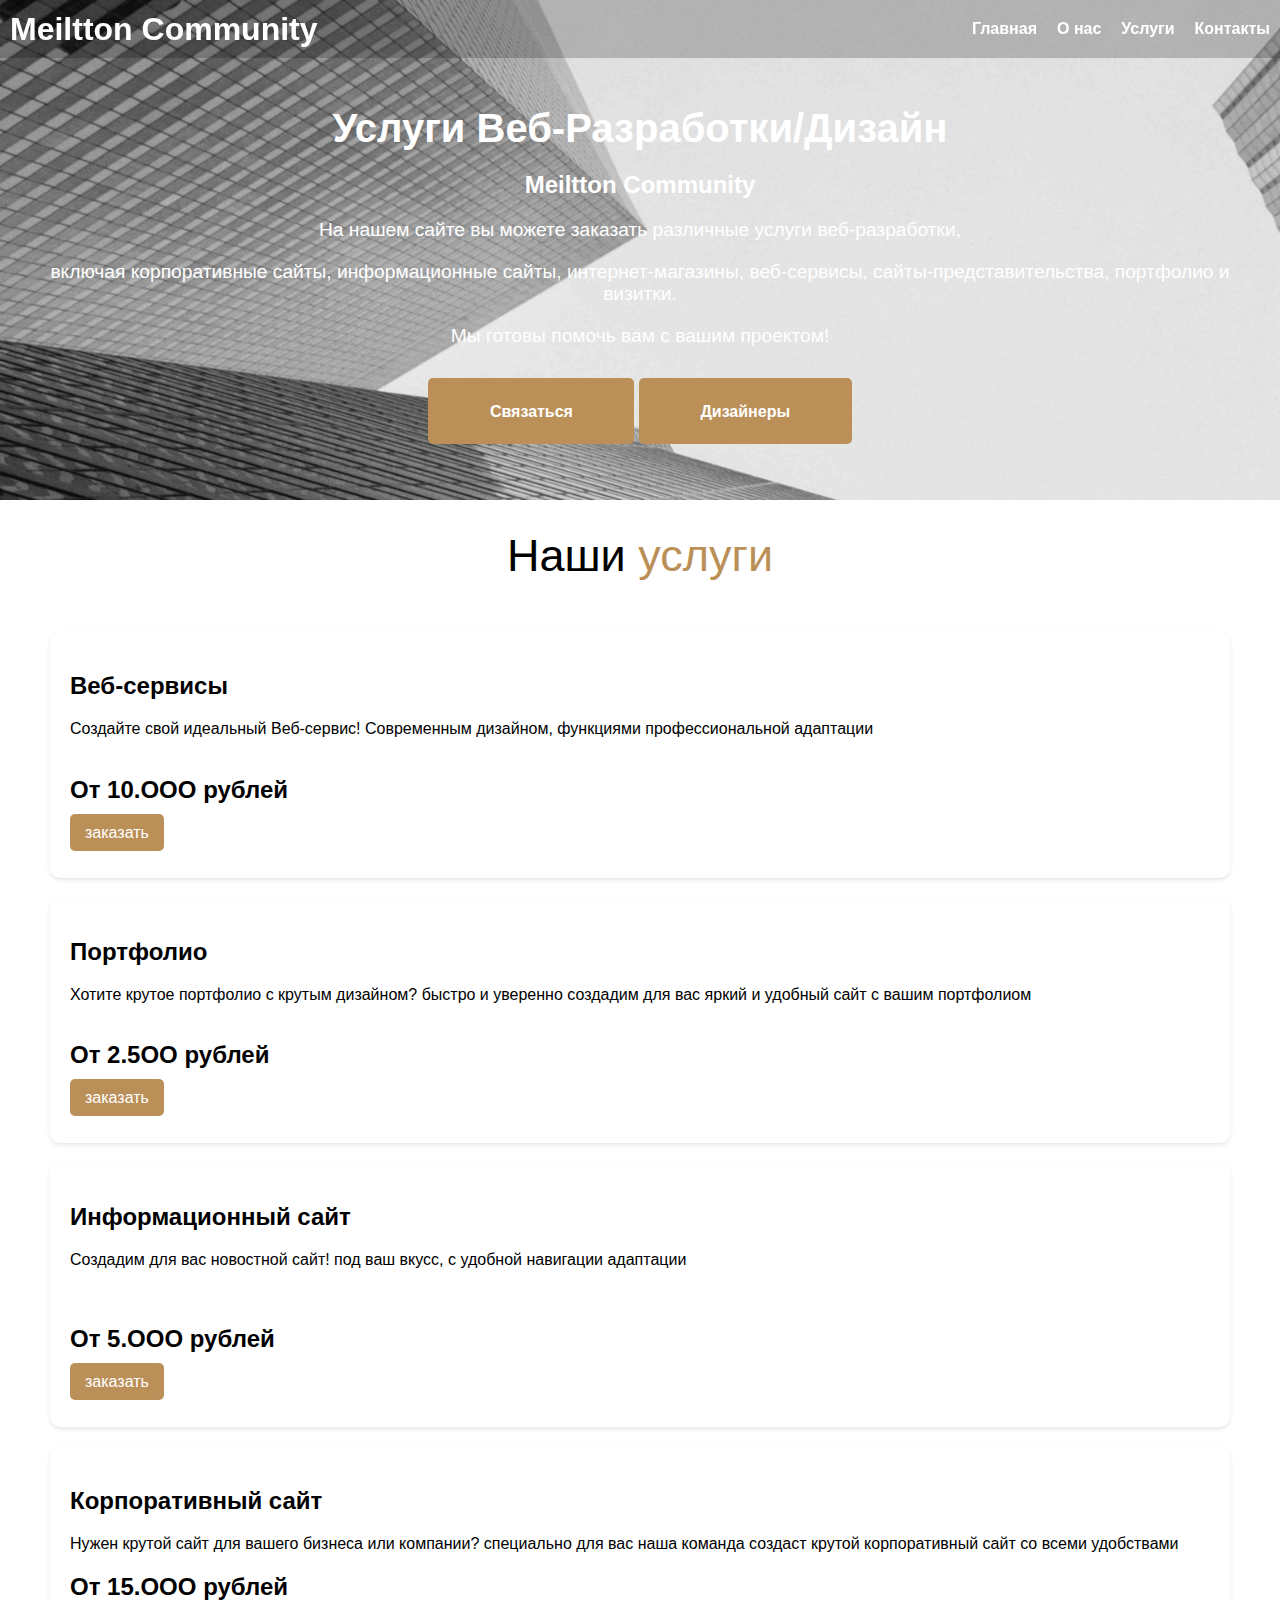
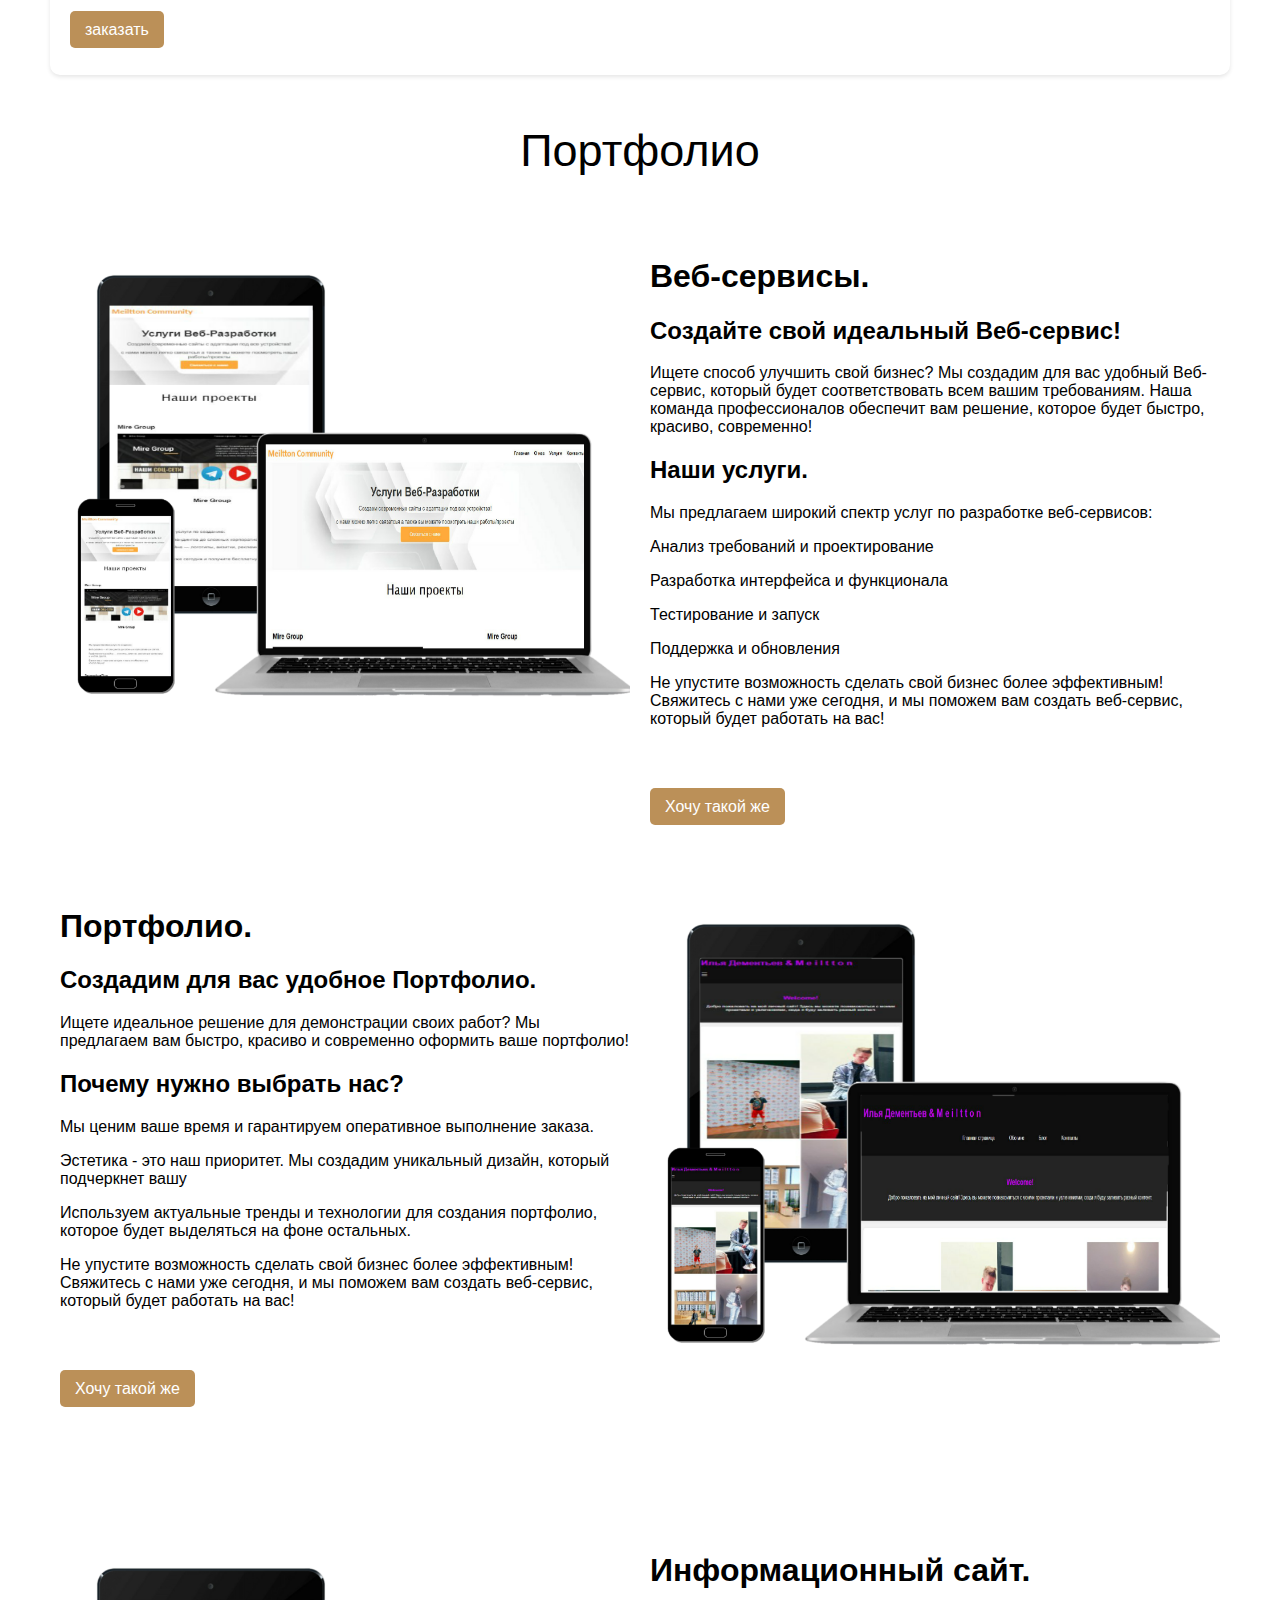
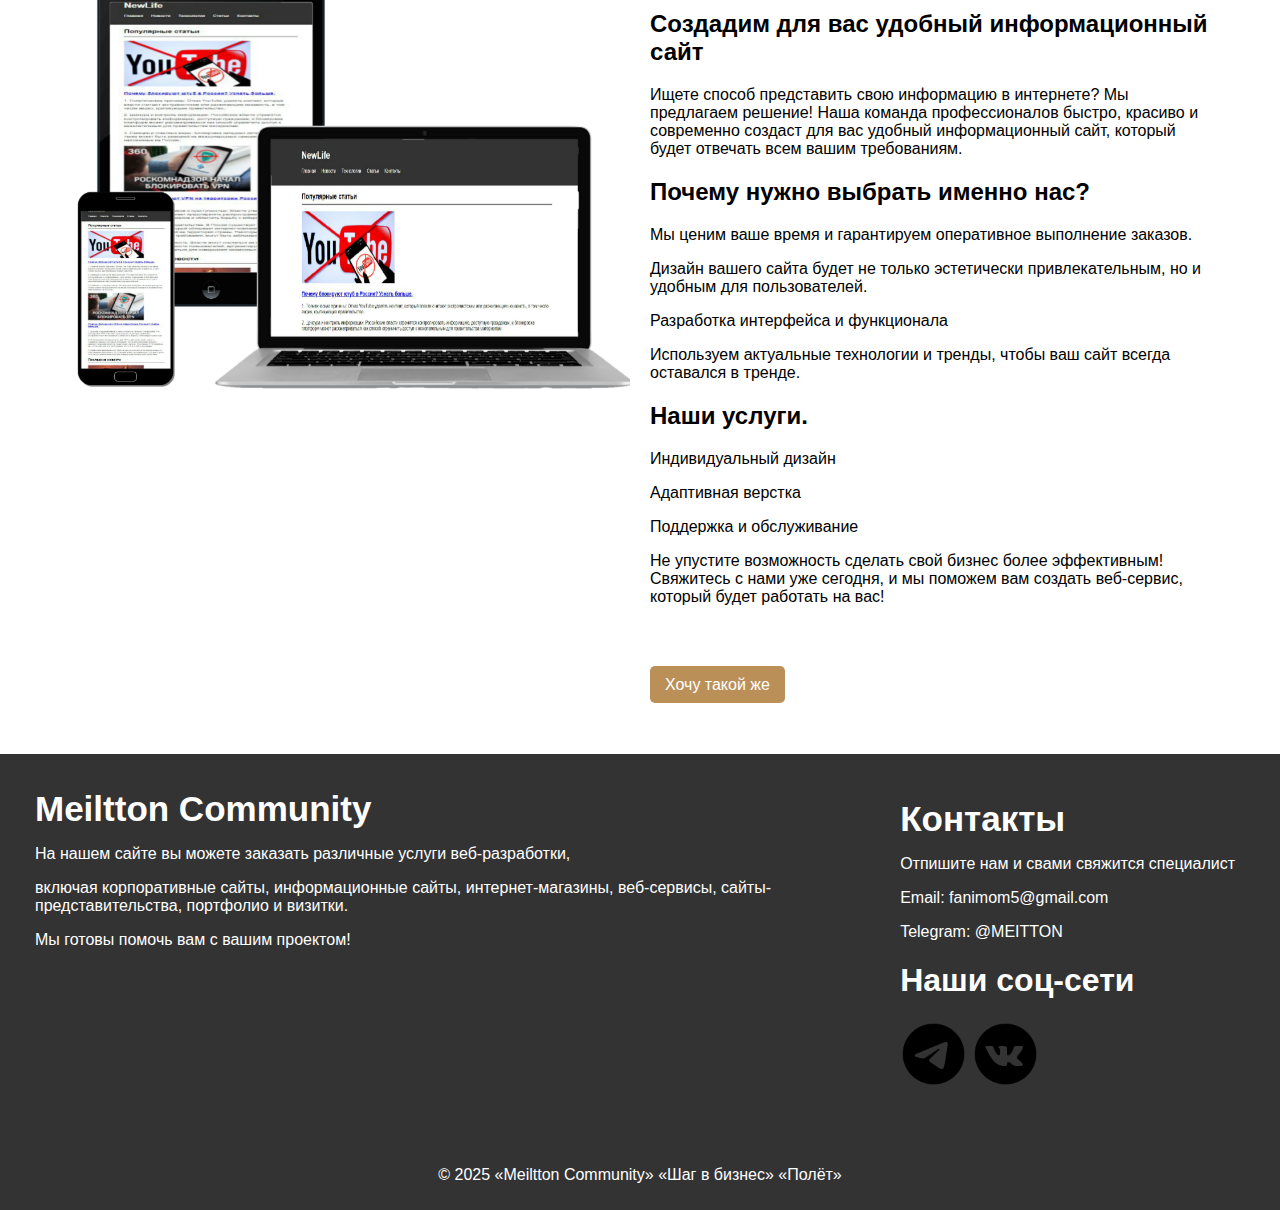
<file: index.html>
<!DOCTYPE html>
<html lang="ru">

<head>
    <meta charset="UTF-8">
    <meta name="viewport" content="width=device-width, initial-scale=1.0">
    <link rel="preconnect" href="https://fonts.googleapis.com">
<link rel="preconnect" href="https://fonts.gstatic.com" crossorigin>
<link href="https://fonts.googleapis.com/css2?family=Quicksand:wght@300..700&display=swap" rel="stylesheet">
    <title>Meiltton Community | Сайт визитка</title>
    <link rel="stylesheet" href="styles.css">
</head>

<body>
    <header class="site-header">
        <div class="logo">
            <h1>Meiltton Community</h1>
        </div> 
        <nav class="navigation" id="navMenu">
            <ul>
                <li><a href="index.html">Главная</a></li>
                <li><a href="#about">О нас</a></li>
                <li><a href="#services">Услуги</a></li>
                <li><a href="#contact">Контакты</a></li>
            </ul>
        </nav>
    </header>
    <div class="banner" id="about">
        <div class="banner-content">
            <h1>Услуги Веб-Разработки/Дизайн</h1>
            <h2>Meiltton Community</h2>
            <p>На нашем сайте вы можете заказать различные услуги веб-разработки, </p>
            <p>включая корпоративные сайты, информационные сайты, интернет-магазины, веб-сервисы, сайты-представительства, портфолио и визитки.</p>
            <p> Мы готовы помочь вам с вашим проектом!</p>
            </p>
            <br><br>
            <a href="#contact" class="btn">Связаться</a>
            <a href="disian.html" class="btn">Дизайнеры</a>
        </div>
    </div>
    <div class="lenta-main" id="services">
        <h1>Наши <span>услуги</span></h1>
        <section class="tiles-container">
            <div class="tile">
                <h2>Веб-сервисы</h2>
                <p>
                    Создайте свой идеальный Веб-сервис!
                    Современным дизайном, функциями
                    профессиональной адаптации
                    <br>
                    <br>
                    <h2>От 10.ООО рублей</h2><a href="#contact">заказать</a>
                </p>
            </div>

            <div class="tile">
                <h2>Портфолио</h2>
                <p>
                    Хотите крутое портфолио с крутым дизайном?
                    быстро и уверенно создадим для вас яркий
                    и удобный сайт с вашим портфолиом
                    <br>
                    <br>
                    <h2>От 2.5OO рублей</h2><a href="#contact">заказать</a>
                </p>
            </div>

            <div class="tile">
                <h2>Информационный сайт</h2>
                <p>
                    Создадим для вас новостной сайт! 
                    под ваш вкусс, с удобной навигации
                    адаптации
                    <br>
                    <br>
                    <br>
                    <h2>От 5.ООО рублей</h2><a href="#contact">заказать</a>
                </p>
            </div>

            <div class="tile">
                <h2>Корпоративный сайт</h2>
                <p>
                    Нужен крутой сайт для вашего бизнеса или компании?
                    специально для вас наша команда создаст крутой
                    корпоративный сайт со всеми удобствами
                    <h2>От 15.OOO рублей</h2><a href="#contact">заказать</a>
                </p>
            </div>
        </section>
        <h1>Портфолио</h1>
    </div>
    <div class="container">
        <div class="column left-column">
            <img src="images-lenta1.png" alt="Статья 1" style="width: 100%; height: auto;">
        </div>
        <div class="column right-column">
            <h1>Веб-сервисы.</h1>
            <h2>Создайте свой идеальный Веб-сервис!</h2>
            <p>Ищете способ улучшить свой бизнес? Мы создадим для вас удобный Веб-сервис, который будет соответствовать всем вашим требованиям. Наша команда профессионалов обеспечит вам решение, которое будет быстро, красиво, современно!</p>
            <h2>Наши услуги.</h2>
            <p>Мы предлагаем широкий спектр услуг по разработке веб-сервисов:</p>
            <p>Анализ требований и проектирование</p>
            <p>Разработка интерфейса и функционала</p>
            <p>Тестирование и запуск</p>
            <p>Поддержка и обновления</p>
            <div class="two2">
                <p>Не упустите возможность сделать свой бизнес более эффективным! Свяжитесь с нами уже сегодня, и мы поможем вам создать веб-сервис, который будет работать на вас!</p>
                <br>
                <br>
                <br>
                <a href="#contact">Хочу такой же</a>
            </div>
        </div>
    </div>
    <div class="container2">
        <div class="column right-column">
            <h1>Портфолио.</h1>
            <h2>Создадим для вас удобное Портфолио.</h2>
            <p>Ищете идеальное решение для демонстрации своих работ? Мы предлагаем вам быстро, красиво и современно оформить ваше портфолио!</p>
            <h2>Почему нужно выбрать нас?</h2>
            <p>Мы ценим ваше время и гарантируем оперативное выполнение заказа.</p>
            <p>Эстетика - это наш приоритет. Мы создадим уникальный дизайн, который подчеркнет вашу</p>
            <p>Используем актуальные тренды и технологии для создания портфолио, которое будет выделяться на фоне остальных.</p>
            <div class="two2">
                <p>Не упустите возможность сделать свой бизнес более эффективным! Свяжитесь с нами уже сегодня, и мы поможем вам создать веб-сервис, который будет работать на вас!</p>
                <br>
                <br>
                <br>
                <a href="#contact">Хочу такой же</a>
            </div>
        </div>
        <div class="column left-column">
            <img src="images-lenta2.png" alt="Статья 2" style="width: 100%; height: auto;">
        </div>
    </div>
    <div class="container">
        <div class="column left-column3">
            <img src="images-lenta3.png" alt="Статья 1" style="width: 100%; height: auto;">
        </div>
        <div class="column right-column3">
            <h1>Информационный сайт.</h1>
            <h2>Создадим для вас удобный информационный сайт</h2>
            <p>Ищете способ представить свою информацию в интернете? Мы предлагаем решение! Наша команда профессионалов быстро, красиво и современно создаст для вас удобный информационный сайт, который будет отвечать всем вашим требованиям.</p>
            <h2>Почему нужно выбрать именно нас?</h2>
            <p>Мы ценим ваше время и гарантируем оперативное выполнение заказов.</p>
            <p>Дизайн вашего сайта будет не только эстетически привлекательным, но и удобным для пользователей.</p>
            <p>Разработка интерфейса и функционала</p>
            <p>Используем актуальные технологии и тренды, чтобы ваш сайт всегда оставался в тренде.</p>
            <h2>Наши услуги.</h2>
            <p>Индивидуальный дизайн</p>
            <p>Адаптивная верстка</p>
            <p>Поддержка и обслуживание</p>
            <div class="two2">
                <p>Не упустите возможность сделать свой бизнес более эффективным! Свяжитесь с нами уже сегодня, и мы поможем вам создать веб-сервис, который будет работать на вас!</p>
                <br>
                <br>
                <br>
                <a href="#contact">Хочу такой же</a>
            </div>
        </div>
    </div>
    <footer>
        <div class="container-footer">
            <div class="column-footer right-column footer">
                <a href="index.html">Meiltton Community</a>
                <p>На нашем сайте вы можете заказать различные услуги веб-разработки, </p>
                <p>включая корпоративные сайты, информационные сайты, интернет-магазины, веб-сервисы, сайты-представительства, портфолио и визитки.</p>
                <p> Мы готовы помочь вам с вашим проектом!</p>
        </div>
        <div class="column-footer2 left-column footer">
            <a href="#contact" id="contact">Контакты</a>
            <p>Отпишите нам и свами свяжится специалист</p>
            <p>Email: fanimom5@gmail.com</p>
            <p>Telegram: @MEITTON</p>
                <h1>Наши соц-сети</h1>
                <div class="social-media">
                    <a href="https://t.me/Mailtton_Community" target="_blank"><img src="tg.png" alt="Telegram" style="width: 20%; height: auto;"></a>
                    <a href="https://vk.com/meiltton_comunity" target="_blank"><img src="vk.png" alt="VK" style="width: 20%; height: auto;"></a>
                </div>
       
        </div>
    </footer>
    <footer>
        <div class="container2-footer">
            <p>&copy; 2025 «Meiltton Community» «Шаг в бизнес» «Полёт»</p>
        </div>
    </footer>
    <script src="script.js"></script>
</body>

</html>
</file>
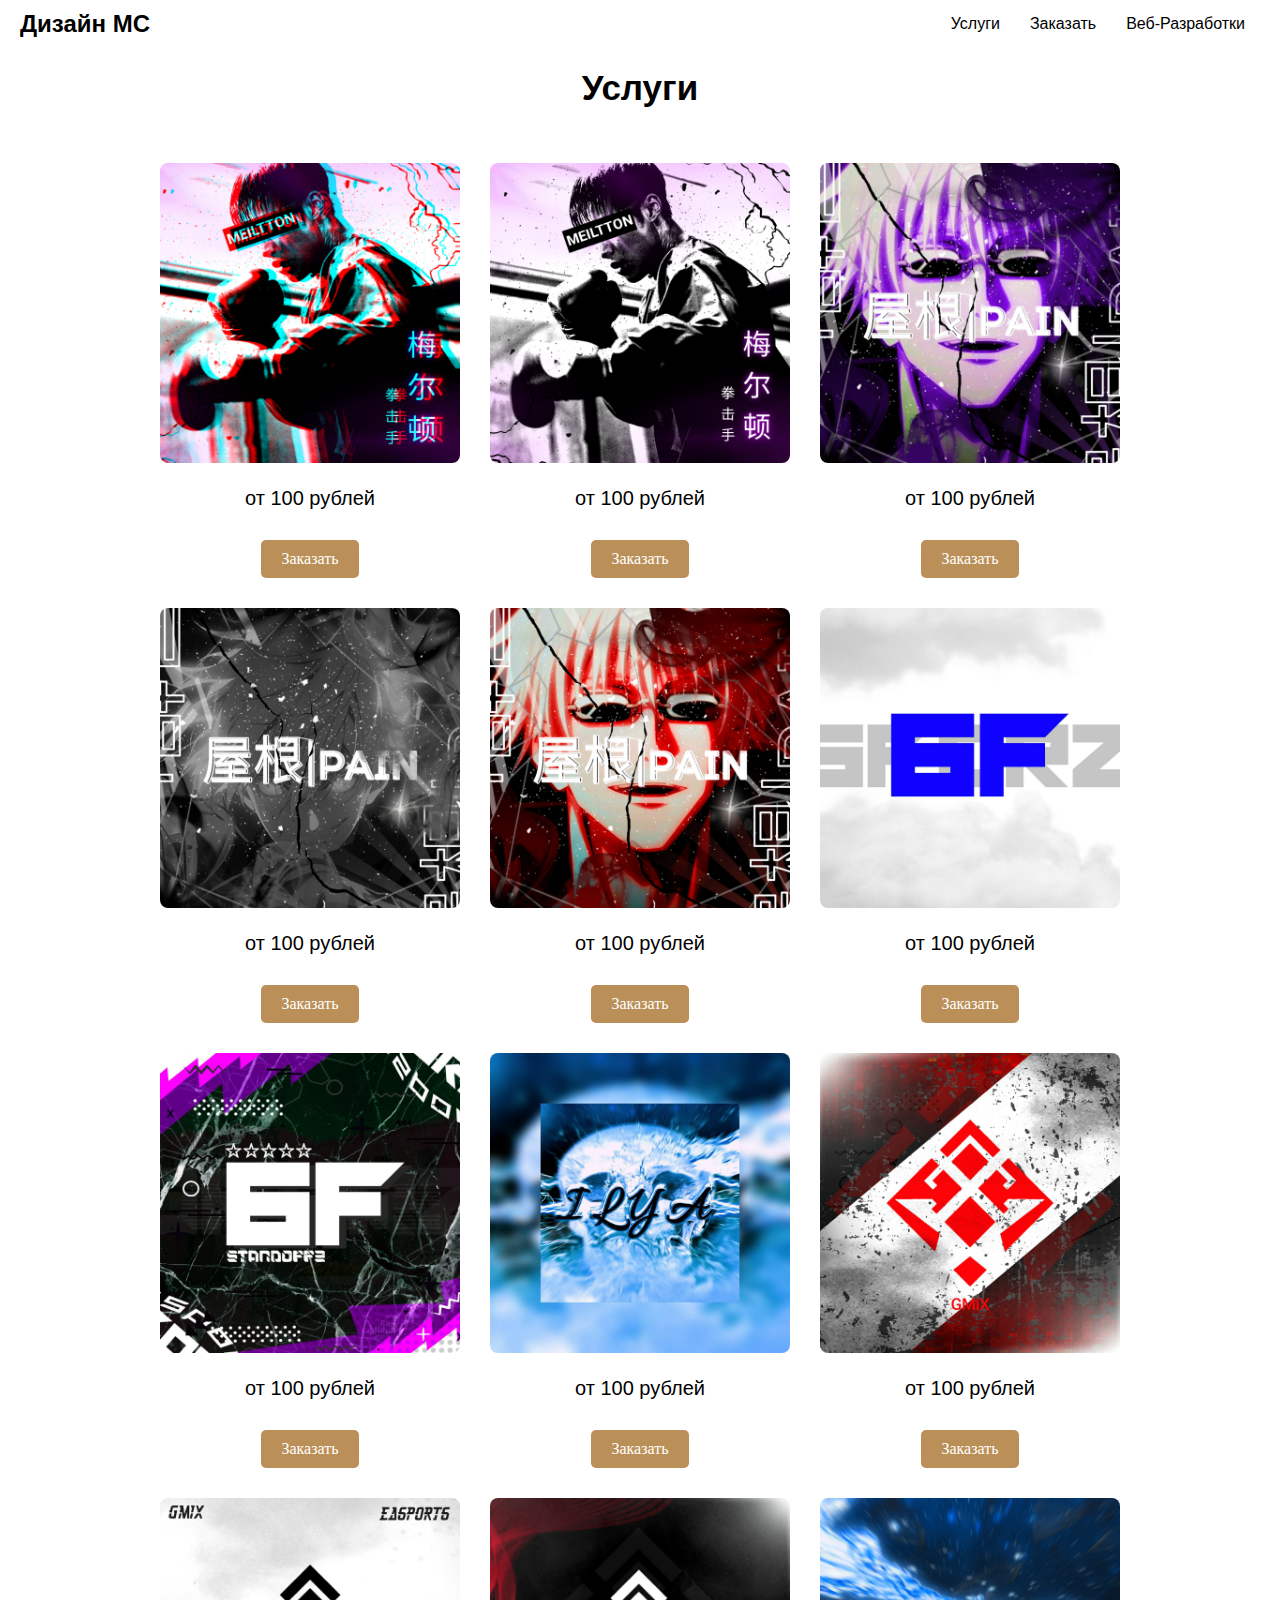
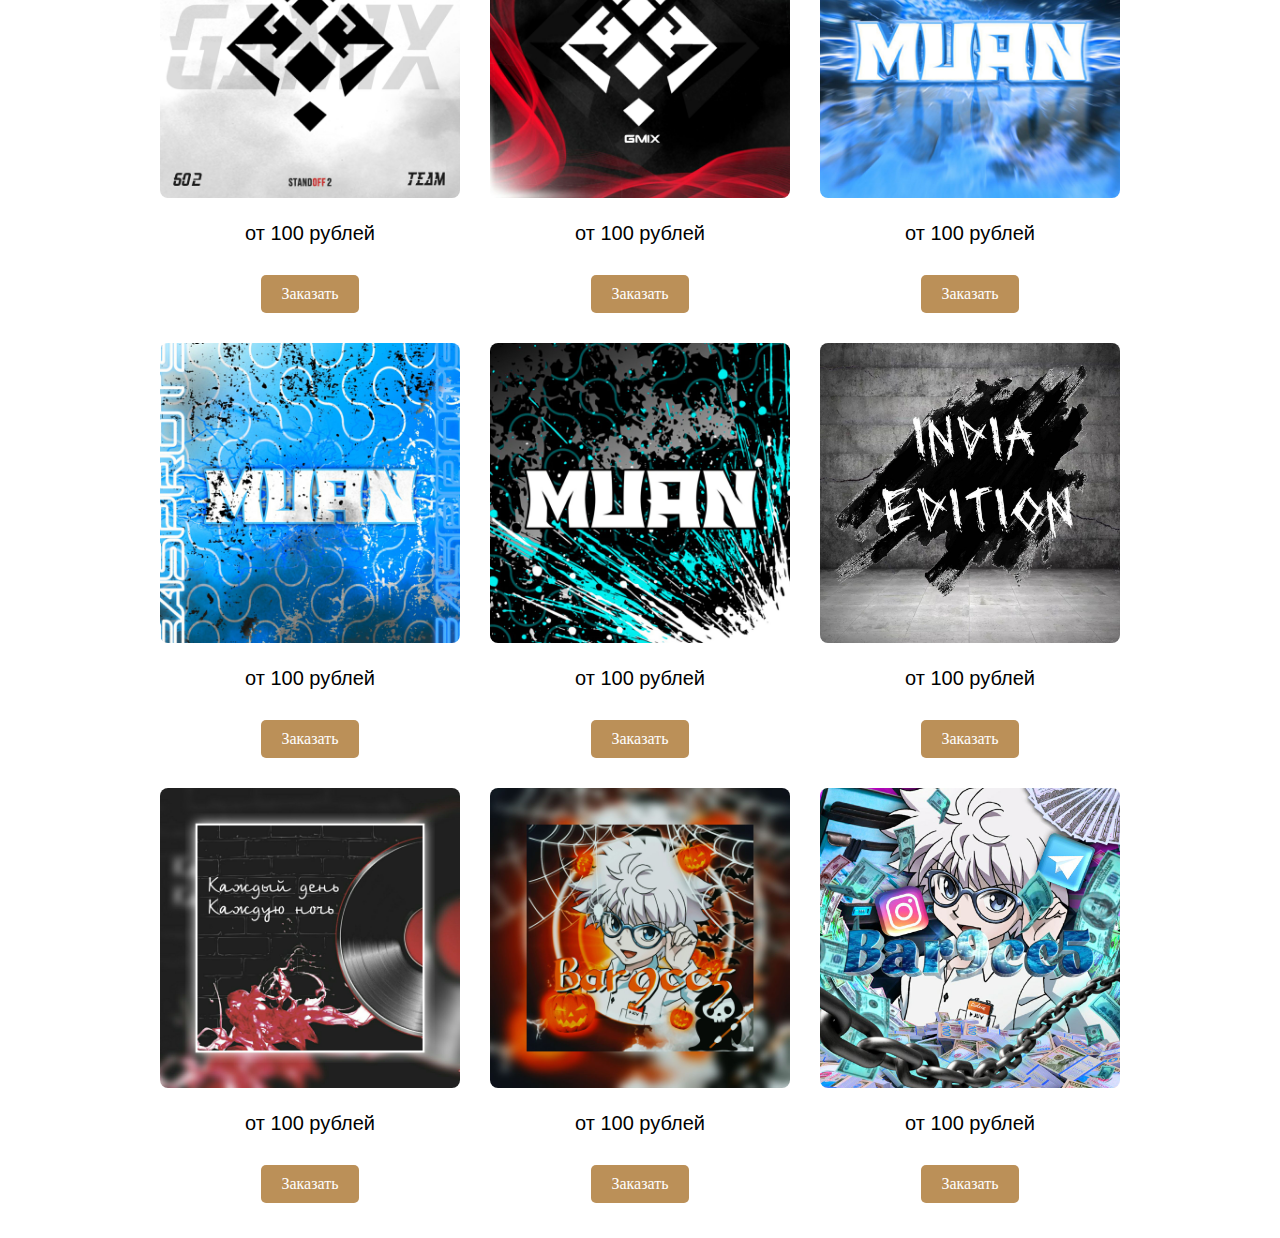
<file: disian.html>
<!DOCTYPE html>
<html lang="ru">
<head>
    <meta charset="UTF-8">
    <meta name="viewport" content="width=device-width, initial-scale=1.0">
    <link rel="stylesheet" href="disian.css">
    <title>Дизайн MC</title>
</head>
<body>
  <div class="header">
    <div class="logo">Дизайн MC</div>
    <div class="menu-icon" onclick="toggleMenu()">☰</div>
    <div class="nav" id="nav">
        <a href="#portfolio">Услуги</a>
        <a href="https://t.me/meiltton" target="_blank">Заказать</a>
        <a href="index.html">Веб-Разработки</a>
    </div>
</div>

<script>
    function toggleMenu() {
        const nav = document.getElementById('nav');
        nav.classList.toggle('active');
    }
</script>


<section class="portfolio" id="portfolio">
  <h1 style="text-align: center; margin: 20px 0;">Услуги</h1>

  <div class="portfolio-container">
      <div class="portfolio-item">
        <img src="images-get-14.png" alt="Описание работы 1">
        <p>от 100 рублей</p>
        <a href="https://t.me/Meiltton_hub" class="order-link">Заказать</a>
      </div>
      <div class="portfolio-item">
        <img src="images-get-13.png" alt="Описание работы 1">
        <p>от 100 рублей</p>
        <a href="https://t.me/Meiltton_hub" class="order-link">Заказать</a>
      </div>
      <div class="portfolio-item">
        <img src="images-get-12.png" alt="Описание работы 1">
        <p>от 100 рублей</p>
        <a href="https://t.me/Meiltton_hub" class="order-link">Заказать</a>
      </div>
      <div class="portfolio-item">
        <img src="images-get-11.png" alt="Описание работы 1">
        <p>от 100 рублей</p>
        <a href="https://t.me/Meiltton_hub" class="order-link">Заказать</a>
      </div>
      <div class="portfolio-item">
        <img src="images-get-10.png" alt="Описание работы 1">
        <p>от 100 рублей</p>
        <a href="https://t.me/Meiltton_hub" class="order-link">Заказать</a>
      </div>
      <div class="portfolio-item">
          <img src="images-get-1.png" alt="Описание работы 1">
          <p>от 100 рублей</p>
          <a href="https://t.me/Meiltton_hub" class="order-link">Заказать</a>
      </div>
      <div class="portfolio-item">
          <img src="images-get-2.png" alt="Описание работы 2">
          <p>от 100 рублей</p>
          <a href="https://t.me/Meiltton_hub" class="order-link">Заказать</a>
      </div>
      <div class="portfolio-item">
          <img src="images-get-3.png" alt="Описание работы 3">
          <p>от 100 рублей</p>
          <a href="https://t.me/Meiltton_hub" class="order-link">Заказать</a>
      </div>
      <div class="portfolio-item">
          <img src="images-get-4.png" alt="Описание работы 4">
          <p>от 100 рублей</p>
          <a href="https://t.me/Meiltton_hub" class="order-link">Заказать</a>
      </div>
      <div class="portfolio-item">
          <img src="images-get-5.png" alt="Описание работы 5">
          <p>от 100 рублей</p>
          <a href="https://t.me/Meiltton_hub" class="order-link">Заказать</a>
      </div>
      <div class="portfolio-item">
          <img src="images-get-6.png" alt="Описание работы 6">
          <p>от 100 рублей</p>
          <a href="https://t.me/Meiltton_hub" class="order-link">Заказать</a>
      </div>
      <div class="portfolio-item">
          <img src="images-get-7.png" alt="Описание работы 7">
          <p>от 100 рублей</p>
          <a href="https://t.me/Meiltton_hub" class="order-link">Заказать</a>
      </div>
      <div class="portfolio-item">
          <img src="images-get-8.png" alt="Описание работы 8">
          <p>от 100 рублей</p>
          <a href="https://t.me/Meiltton_hub" class="order-link">Заказать</a>
      </div>
      <div class="portfolio-item">
          <img src="images-get-9.png" alt="Описание работы 9">
          <p>от 100 рублей</p>
          <a href="https://t.me/Meiltton_hub" class="order-link">Заказать</a>
      </div>
      <div class="portfolio-item">
        <img src="images-get-15.png" alt="Описание работы 9">
        <p>от 100 рублей</p>
        <a href="https://t.me/Meiltton_hub" class="order-link">Заказать</a>
    </div>
    <div class="portfolio-item">
        <img src="images-get-16.png" alt="Описание работы 9">
        <p>от 100 рублей</p>
        <a href="https://t.me/Meiltton_hub" class="order-link">Заказать</a>
    </div>
    <div class="portfolio-item">
        <img src="images-get-17.png" alt="Описание работы 9">
        <p>от 100 рублей</p>
        <a href="https://t.me/Meiltton_hub" class="order-link">Заказать</a>
    </div>
    <div class="portfolio-item">
        <img src="images-get-18.png" alt="Описание работы 9">
        <p>от 100 рублей</p>
        <a href="https://t.me/Meiltton_hub" class="order-link">Заказать</a>
    </div>
</div>
</section>

    <script src="script.js"></script>
</body>
</html>
</file>
<file: styles.css>
body {
    margin: 0px;
    font-family: Arial, Helvetica, sans-serif;
}

.site-header {
    position: fixed;
    top: 0;
    width: 100%;
    z-index: 1000;
    display: flex;
    justify-content: space-between;
    align-items: center;
    padding: 10px;
    background-color: rgb(0, 0, 0, 0.2);
}

.logo h1 {
    font-family: 'Gill Sans', 'Gill Sans MT', Calibri, 'Trebuchet MS', sans-serif;
    color: rgb(255, 255, 255);
    margin: 0;
}

.line {
    height: 3px;
    width: 30px;
    background-color: black;
    margin: 4px 0;
}

.navigation ul {
    list-style: none;
    padding: 0;
    margin: 10px;
    display: flex;
}

.navigation ul li {
    margin: 0 10px;
}

.navigation ul li a {
    font-weight: 700;
    color: rgb(255, 255, 255);
    text-decoration: none;
    transition: all .09s ease-in-out;
}

.navigation li a:hover {
    color: rgb(187, 144, 88);
    background-color: rgba(255, 255, 255, 0.9);
    padding: 5px;
    border-radius: 100px;
}

.banner {
    position: relative;
    background-image: url('banner.jpeg');
    background-size: cover;
    background-position: center;
    height: 500px;
    display: flex;
    justify-content: center;
    align-items: center;
    background-size: cover;
    background-repeat: no-repeat;
    background-position: center;
    background-attachment: fixed;
}

.banner::after {
    content: '';
    position: absolute;
    top: 0;
    left: 0;
    right: 0;
    bottom: 0;
}

.banner-content {
    text-align: center;
    font-weight: 400;
    color: #ffffff;
    padding: 25px;
    border-radius: 15px;
}

.banner h1 {
    color:  rgb(255, 255, 255);
    font-size: 2.5em;
    margin-bottom: 15px;
}

.banner p {
    font-size: 1.2em;
    margin-bottom: 20px;
}

.btn {
    position: relative;
    z-index: 2;
    background-color: rgb(187, 144, 88);
    font-weight: 600;
    font-family: Verdana, Geneva, Tahoma, sans-serif;
    color: #ffffff;
    padding: 2% 5%;
    text-decoration: none;
    border-radius: 5px;
    transition: all .05s ease-in-out;
}

.btn:hover {
    color: rgb(187, 144, 88);
    background-color: rgb(255, 255, 255);
}

.lenta-main h1 {
    border-radius: 10px;
    text-align: center;
    color: #000000;
    font-weight: 500;
    font-size: 45px;
    font-family: 'Lucida Sans', 'Lucida Sans Regular', 'Lucida Grande', 'Lucida Sans Unicode', Geneva, Verdana, sans-serif;
}

.lenta-main h1 span {
    color: rgb(187, 144, 88);
}

footer {
    text-align: center;
    padding: 5px;
    background:  #333;
    color: #ffffff;
}

.telegram a{
    font-family: system-ui, -apple-system, BlinkMacSystemFont, 'Segoe UI', Roboto, Oxygen, Ubuntu, Cantarell, 'Open Sans', 'Helvetica Neue', sans-serif;
    color: #ffffff;
    margin-top: 50px;
    text-align: center;
    text-decoration: none;
    background-color: rgb(0, 140, 255);
    padding: 5px 10px;
    border-radius: 100px;
}

.Vkontakte a {
    font-family: system-ui, -apple-system, BlinkMacSystemFont, 'Segoe UI', Roboto, Oxygen, Ubuntu, Cantarell, 'Open Sans', 'Helvetica Neue', sans-serif;
    color: #ffffff;
    margin-top: 50px;
    text-align: center;
    text-decoration: none;
    background-color: rgb(0, 4, 255);
    padding: 5px 12px;
    border-radius: 100px;
}

.container {
    display: flex;
    margin: 50px;
}


.right-column {
    text-align: left;
    color: #000000;
}

.right-column h2 {
    font-weight: 600;
    font-family: Arial, Helvetica, sans-serif;
    color: #000000;
}

.column {
    flex: 1;
    padding: 10px;
}

.two2 a {
    text-decoration: none;
    color: #ffffff;
    background-color: rgb(187, 144, 88);
    padding: 10px 15px;
    border-radius: 5px;
}

.two2 a:hover {
    background-color: rgb(179, 152, 117);
}

.container2 {
    display: flex;
    margin: 50px;
}


.left-column2 {
    text-align: left;
    color: #000000;
}

.left-column2 h2 {
    font-weight: 600;
    font-family: Arial, Helvetica, sans-serif;
    color: #000000;
}

.column {
    flex: 1;
    padding: 10px;
}

.container-footer {
    display: flex;
    margin: 20px;
}

.column-footer {
    color: #ffffff;
    flex: 1;
    padding: 10px;
}

.column-footer a {
    font-weight: 600;
    font-size: 35px;
    color: #ffffff;
    text-decoration: none;
    font-family: Arial, Helvetica, sans-serif;
}

.column-footer a:hover {
    color: rgb(179, 152, 117);
}

.column-footer2 {
    text-align: left;
    margin: 20px;
}

.column-footer2 a {
    font-weight: 600;
    font-size: 35px;
    color: #ffffff;
    text-decoration: none;
    font-family: Arial, Helvetica, sans-serif;
}

.column-footer2 a:hover {
    color: rgb(179, 152, 117);
}

.container2-footer {
    text-align: center;
    padding: 5px;
    color: #ffffff;
}

.column-footer2 h1:hover {
    color: rgb(179, 152, 117);
}

.tiles-container {
    margin: 50px;
    display: flex;
    flex-wrap: wrap;
    gap: 20px;
}

.tile {
    flex: 1 0 calc(50% - 20px);
    background-color: #fff;
    box-shadow: 0 2px 4px rgba(0, 0, 0, 0.1);
    padding: 20px;
    border-radius: 10px;
    transition: transform 0.3s ease-in-out;
}

.tile h2 {
    font-size: 1.5em;
}

.tile p {
    font-size: 1em;
}

.tile:hover {
    transform: scale(1.05);
}

.tiles-container a  {
    text-decoration: none;
    color: #ffffff;
    background-color: rgb(187, 144, 88);
    padding: 10px 15px;
    border-radius: 5px;
}

.tiles-container a:hover {
    background-color: rgb(179, 152, 117);
}

@media only screen and (max-width: 768px) {
    .tiles-container {
        flex-direction: column;
    }

    .tile {
        flex: 1 0 100%;
    }
    
    .tile h2 {
        font-size: 1.2em;
    }

    .tile p {
        font-size: 0.9em;
    }
}
</file>
<file: disian.css>
body, html {
  margin: 0;
  padding: 0;
  height: 100%;
}

.header {
  background-color: #ffffff;
  color: rgb(0, 0, 0);
  padding: 10px 20px;
  display: flex;
  justify-content: space-between;
  align-items: center;
  font-family: Arial, Helvetica, sans-serif;
}
.logo {
  font-size: 24px;
  font-weight: bold;
}
.nav {
  display: flex;
}
.nav a {
  color: rgb(0, 0, 0);
  text-decoration: none;
  padding: 0 15px;
}

.nav a:hover {
  color: rgb(187, 144, 88);
}

.menu-icon {
  display: none;
  cursor: pointer;
}
@media (max-width: 768px) {
  .nav {
      display: none;
      flex-direction: column;
      width: 100%;
      position: absolute;
      top: 60px;
      left: 0;
      background-color: #ffffff;
  }
  .nav.active {
      display: flex;
  }
  .menu-icon {
      display: block;
      font-size: 24px;
  }
}



.portfolio h1 {
  font-family: Arial, Helvetica, sans-serif;
  font-size: 35px;
}

.portfolio p {
  font-family: Arial, Helvetica, sans-serif;
  font-size: 20px;
} 

.portfolio-container {
  display: flex;
  flex-wrap: wrap;
  justify-content: center;
  padding: 20px;
}

.portfolio-item {
  margin: 15px;
  text-align: center;
}

.portfolio-item img {
  width: 300px; /* Ширина изображения */
  height: auto; /* Высота автоматически */
  border-radius: 8px; /* Закругление углов */
  transition: transform 0.3s; /* Эффект при наведении */
}

.portfolio-item img:hover {
  transform: scale(1.05); /* Увеличение изображения при наведении */
}

/* Стили для ссылки "Заказать" */
.order-link {
  display: inline-block; /* Позволяет добавлять отступы */
  margin-top: 10px; /* Отступ сверху */
  padding: 10px 20px; /* Внутренние отступы */
  background-color: rgb(187, 144, 88); /* Цвет фона */
  color: white; /* Цвет текста */
  text-decoration: none; /* Убираем подчеркивание */
  border-radius: 5px; /* Закругление углов кнопки */
  transition: background-color 0.3s, transform 0.3s; /* Эффекты при наведении */
}

.order-link:hover {
  background-color: rgba(187, 144, 88, 0.692);/* Темный цвет фона при наведении */
  transform: scale(1.05); /* Увеличение кнопки при наведении */
}

@media (max-width: 480px) {
  .logo {
    font-size: 20px; /* Уменьшаем размер лого для мобильных устройств */
  }

  .nav {
    display: none;
  }

  .nav.active {
    display: flex;
  }

  .menu-icon {
    display: block;
  }

  .nav a {
    padding: 10px; /* Уменьшаем отступы у ссылок в навигации */
    font-size: 14px; /* Уменьшаем размер шрифта ссылок в навигации */
  }

  .portfolio h1 {
    font-size: 25px; /* Уменьшаем размер заголовка для мобильных устройств */
  }

  .portfolio p {
    font-size: 16px; /* Уменьшаем размер текста для мобильных устройств */
  }

  .portfolio-item img {
    width: 200px; /* Уменьшаем ширину изображений на мобильных устройствах */
  }

  .order-link {
    padding: 8px 16px; /* Уменьшаем внутренние отступы кнопки */
    font-size: 14px; /* Уменьшаем размер текста кнопки */
  }
}
</file>
